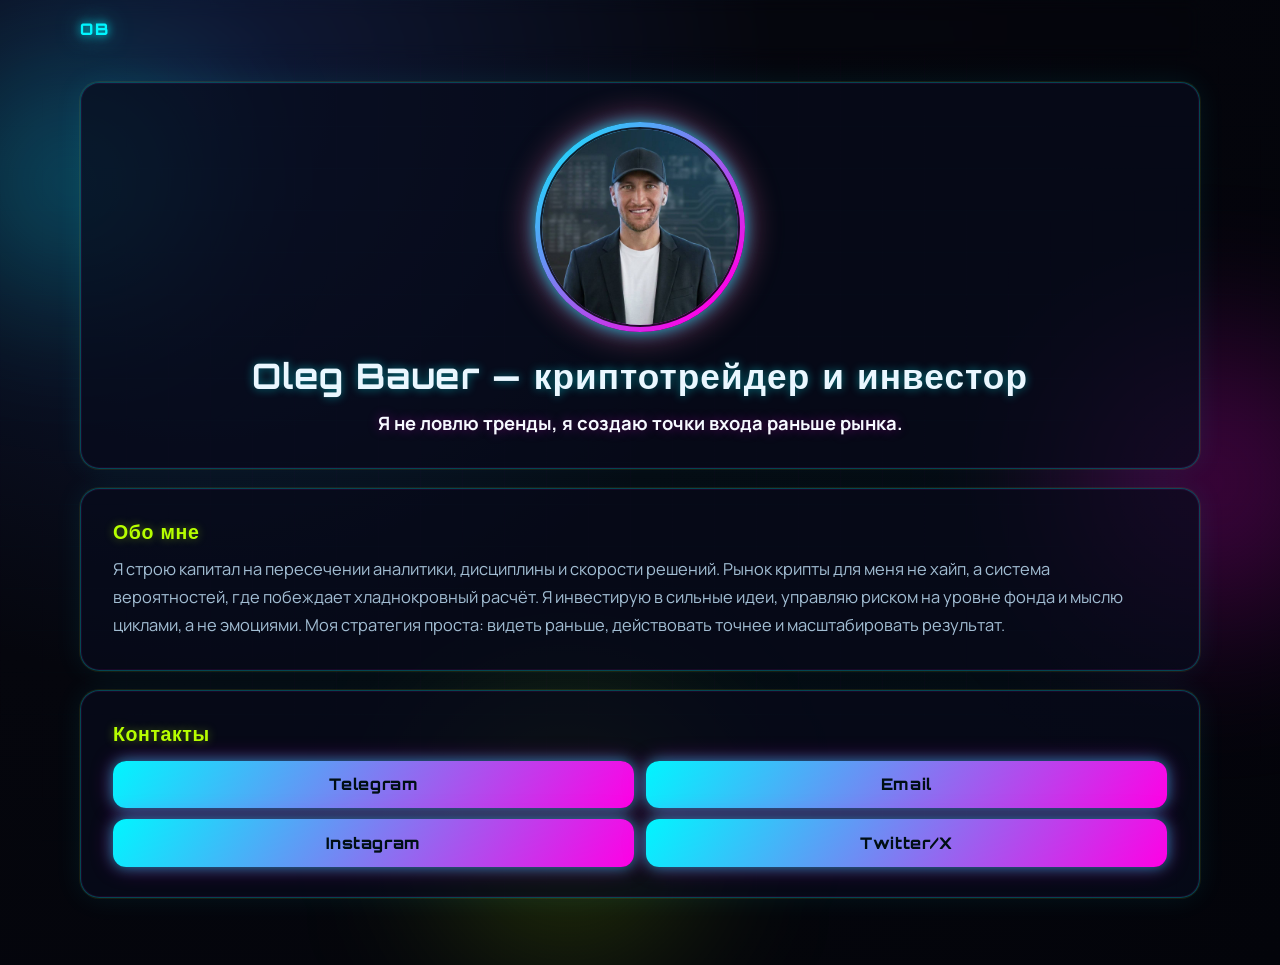
<file: index.html>
<!DOCTYPE html>
<html lang="ru">
<head>
  <meta charset="UTF-8">
  <meta name="viewport" content="width=device-width, initial-scale=1.0">
  <title>Oleg Bauer — криптотрейдер и инвестор</title>
  <meta name="description" content="Oleg Bauer — криптотрейдер и инвестор. Личный сайт-визитка в киберпанк-стиле.">
  <link rel="preconnect" href="https://fonts.googleapis.com">
  <link rel="preconnect" href="https://fonts.gstatic.com" crossorigin>
  <link href="https://fonts.googleapis.com/css2?family=Orbitron:wght@400;500;700;800&family=Manrope:wght@400;500;700&display=swap" rel="stylesheet">
  <link rel="stylesheet" href="styles.css">
</head>
<body>
  <div class="bg-grid"></div>
  <div class="bg-glow bg-glow-cyan"></div>
  <div class="bg-glow bg-glow-magenta"></div>
  <div class="bg-glow bg-glow-lime"></div>

  <header class="topbar">
    <a class="logo" href="#hero">OB</a>
  </header>

  <main>
    <section class="hero" id="hero">
      <div class="photo-wrap">
        <img src="oleg.jpg" alt="Oleg Bauer" class="photo">
      </div>
      <h1>Oleg Bauer — криптотрейдер и инвестор</h1>
      <p class="tagline">Я не ловлю тренды, я создаю точки входа раньше рынка.</p>
    </section>

    <section class="about" id="about">
      <h2>Обо мне</h2>
      <p>Я строю капитал на пересечении аналитики, дисциплины и скорости решений. Рынок крипты для меня не хайп, а система вероятностей, где побеждает хладнокровный расчёт. Я инвестирую в сильные идеи, управляю риском на уровне фонда и мыслю циклами, а не эмоциями. Моя стратегия проста: видеть раньше, действовать точнее и масштабировать результат.</p>
    </section>

    <section class="contacts" id="contacts">
      <h2>Контакты</h2>
      <div class="contact-grid">
        <a class="contact-btn" href="https://t.me/btcpayer" target="_blank" rel="noopener noreferrer">Telegram</a>
        <a class="contact-btn" href="mailto:btcpayer@icloud.com">Email</a>
        <a class="contact-btn" href="https://instagram.com/0xhodl" target="_blank" rel="noopener noreferrer">Instagram</a>
        <a class="contact-btn" href="https://x.com/bauer_oleg" target="_blank" rel="noopener noreferrer">Twitter/X</a>
      </div>
    </section>
  </main>
</body>
</html>
</file>
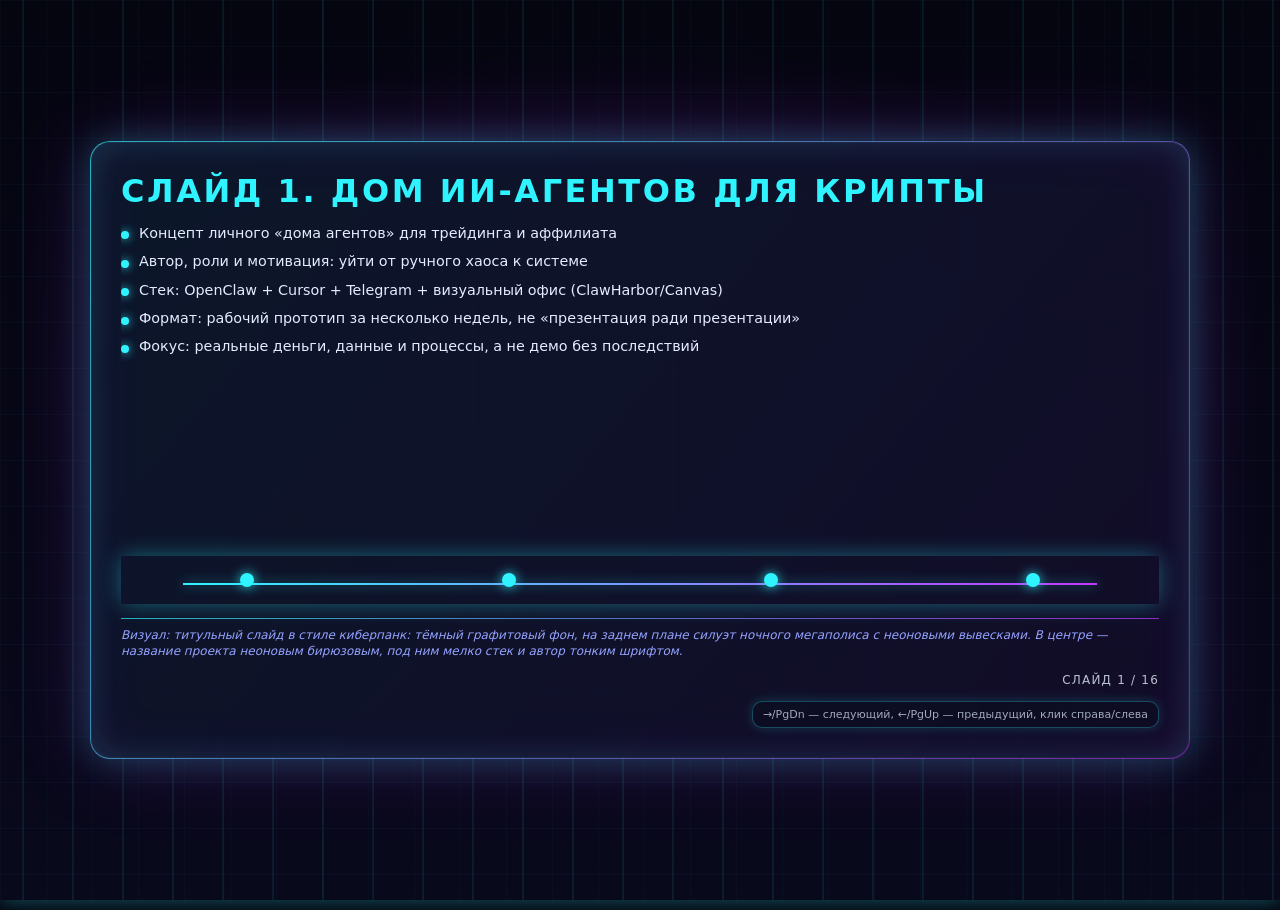
<file: deck.html>
﻿<!doctype html>
<html lang='ru'>
<head>
  <meta charset='UTF-8' />
  <meta name='viewport' content='width=device-width, initial-scale=1.0' />
  <title>Дом ИИ-агентов для криптотрейдинга и аффилиат-дохода</title>
  <style>
* { box-sizing: border-box; }
html, body { width: 100%; height: 100%; margin: 0; }
body {
  background:
    radial-gradient(68% 52% at 50% 42%, rgba(47, 244, 255, 0.09) 0%, rgba(194, 56, 255, 0.06) 36%, rgba(5, 5, 16, 0) 72%),
    linear-gradient(180deg, #050510 0%, #09091c 100%);
  color: #E5ECFF;
  font-family: system-ui, -apple-system, BlinkMacSystemFont, "Segoe UI", sans-serif;
  overflow: hidden;
}
#deck {
  position: relative;
  width: 100vw;
  height: 100vh;
  isolation: isolate;
}
#deck::before {
  content: "";
  position: absolute;
  inset: 0;
  background-image:
    linear-gradient(rgba(47, 244, 255, 0.12) 1px, transparent 1px),
    linear-gradient(90deg, rgba(47, 244, 255, 0.10) 1px, transparent 1px);
  background-size: 46px 46px;
  opacity: 0.26;
  pointer-events: none;
  z-index: 0;
  transition: transform .55s ease;
}
#deck::after {
  content: "";
  position: absolute;
  inset: 0;
  background: repeating-linear-gradient(90deg, transparent 0 22px, rgba(47, 244, 255, 0.08) 22px 24px, transparent 24px 50px);
  animation: rain 9s linear infinite;
  pointer-events: none;
  z-index: 0;
  transition: transform .55s ease;
}
#deck:hover::before { transform: translate3d(-6px, -4px, 0); }
#deck:hover::after { transform: translate3d(6px, 4px, 0); }
@keyframes rain { from { transform: translateY(-24px); } to { transform: translateY(24px); } }
@keyframes pulseGlow {
  0%, 100% { opacity: .9; box-shadow: 0 0 12px rgba(47,244,255,.26), 0 0 20px rgba(194,56,255,.12); }
  50% { opacity: 1; box-shadow: 0 0 18px rgba(47,244,255,.38), 0 0 30px rgba(194,56,255,.2); }
}
@keyframes fadeDown {
  from { opacity: 0; transform: translateY(-10px); }
  to { opacity: 1; transform: translateY(0); }
}
@keyframes fadeUp {
  from { opacity: 0; transform: translateY(10px); }
  to { opacity: 1; transform: translateY(0); }
}
@keyframes fadeInDelayed {
  from { opacity: 0; }
  to { opacity: 1; }
}
.slide {
  position: absolute;
  inset: 0;
  display: flex;
  align-items: center;
  justify-content: center;
  padding: 3vh 3vw;
  opacity: 0;
  pointer-events: none;
  transform: translateY(10px);
  transition: opacity .34s ease, transform .34s ease;
  z-index: 1;
}
.slide.active { opacity: 1; pointer-events: auto; transform: translateY(0); }
.slide-inner {
  width: min(1100px, 94vw);
  aspect-ratio: 16 / 9;
  max-height: 92vh;
  display: grid;
  grid-template-rows: auto 1fr auto auto auto auto;
  gap: 14px;
  padding: clamp(18px, 2.4vw, 30px);
  border-radius: 20px;
  border: 1px solid transparent;
  background:
    linear-gradient(rgba(10, 10, 30, 0.92), rgba(10, 10, 30, 0.92)) padding-box,
    linear-gradient(130deg, rgba(47,244,255,.72), rgba(194,56,255,.58)) border-box;
  box-shadow:
    inset 0 0 0 1px rgba(255,255,255,.04),
    inset 0 0 30px rgba(47,244,255,.12),
    inset 0 0 56px rgba(194,56,255,.08),
    0 0 36px rgba(47, 244, 255, 0.24),
    0 0 84px rgba(194, 56, 255, 0.2);
  overflow: hidden;
  transition: transform .35s ease, box-shadow .35s ease;
}
.slide-inner:hover {
  transform: translateY(-2px);
  box-shadow:
    inset 0 0 0 1px rgba(255,255,255,.04),
    inset 0 0 34px rgba(47,244,255,.14),
    inset 0 0 64px rgba(194,56,255,.1),
    0 0 42px rgba(47, 244, 255, 0.3),
    0 0 94px rgba(194, 56, 255, 0.24);
}
h1, h2 {
  margin: 0;
  text-transform: uppercase;
  letter-spacing: .08em;
  line-height: 1.2;
  font-size: clamp(28px, 2.6vw, 32px);
}
h1 { color: #2FF4FF; }
h2 { color: #C238FF; }
ul {
  margin: 0;
  padding: 0;
  list-style: none;
  display: grid;
  align-content: start;
  gap: 9px;
  overflow: auto;
}
li {
  position: relative;
  padding-left: 18px;
  line-height: 1.35;
  font-size: clamp(14px, 1.12vw, 19px);
}
li::before {
  content: "";
  position: absolute;
  left: 0;
  top: .52em;
  width: 8px;
  height: 8px;
  border-radius: 50%;
  background: #2FF4FF;
  box-shadow: 0 0 10px rgba(47,244,255,.9);
}
.visual-hint {
  font-size: clamp(12px, .9vw, 14px);
  color: #94A3FF;
  font-style: italic;
  border-top: 1px solid transparent;
  border-image: linear-gradient(90deg, rgba(47,244,255,.7), rgba(194,56,255,.7)) 1;
  padding-top: 8px;
  line-height: 1.35;
}
.slide-index {
  justify-self: end;
  font-size: 12px;
  letter-spacing: .1em;
  text-transform: uppercase;
  color: rgba(229,236,255,.8);
}
.nav-hint {
  justify-self: end;
  font-size: 11px;
  color: rgba(225, 235, 255, 0.7);
  padding: 6px 10px;
  border: 1px solid rgba(47,244,255,.28);
  border-radius: 10px;
  background: rgba(9, 14, 30, 0.45);
  box-shadow: 0 0 12px rgba(47,244,255,.18);
  backdrop-filter: blur(2px);
}
.diagram {
  border: 1px solid rgba(47, 244, 255, 0.3);
  border-radius: 14px;
  padding: 10px 12px;
  min-height: 64px;
  background: linear-gradient(160deg, rgba(17,18,45,.7), rgba(8,9,28,.75));
  display: grid;
  place-items: center;
  text-align: center;
  animation: pulseGlow 4.4s ease-in-out infinite;
}
.diagram em { font-size: 12px; color: rgba(229,236,255,.7); }
.grid-2x1 { display: grid; grid-template-columns: 1fr 1fr; gap: 10px; }
.grid-2x2 { display: grid; grid-template-columns: 1fr 1fr; gap: 10px; }
.agents-row { display: grid; grid-template-columns: repeat(4, 1fr); gap: 10px; }
.kpi-card {
  border: 1px solid rgba(255, 200, 87, 0.6);
  box-shadow: 0 0 17px rgba(255,200,87,.32);
  border-radius: 10px;
  background: rgba(255,200,87,.1);
  animation: pulseGlow 4.8s ease-in-out infinite;
}
.timeline {
  position: relative;
  display: grid;
  grid-template-columns: repeat(4, 1fr);
  gap: 10px;
}
.timeline::before {
  content: "";
  position: absolute;
  left: 6%;
  right: 6%;
  top: 50%;
  transform: translateY(-50%);
  height: 2px;
  background: linear-gradient(90deg, #2FF4FF, #C238FF);
  box-shadow: 0 0 12px rgba(47,244,255,.62);
  animation: pulseGlow 3.6s ease-in-out infinite;
}
.timeline .step {
  position: relative;
  z-index: 1;
  padding: 10px 8px;
  border-radius: 12px;
  border: 1px solid rgba(47,244,255,.45);
  background: rgba(12,20,42,.85);
  text-transform: uppercase;
  letter-spacing: .07em;
  font-size: 12px;
}
.timeline.timeline-steps { grid-template-columns: repeat(4, 1fr); min-height: 48px; }
.timeline.timeline-steps::before { top: 58%; }
.timeline.timeline-steps span {
  position: relative;
  z-index: 1;
  width: 14px;
  height: 14px;
  margin: auto;
  border-radius: 50%;
  background: #2FF4FF;
  box-shadow: 0 0 12px rgba(47,244,255,.85);
}
.neon-checklist {
  display: grid;
  gap: 8px;
  padding: 10px 12px;
  border: 1px solid rgba(47,244,255,.35);
  border-radius: 14px;
  background: rgba(8,18,40,.72);
}
.neon-checklist .item {
  display: grid;
  grid-template-columns: 14px 1fr;
  gap: 10px;
  align-items: center;
  text-transform: uppercase;
  letter-spacing: .08em;
  font-size: 12px;
}
.neon-checklist .dot {
  width: 10px;
  height: 10px;
  border-radius: 50%;
  border: 1px solid #2FF4FF;
  box-shadow: 0 0 8px rgba(47,244,255,.9);
}
.pipeline { grid-template-columns: repeat(7, minmax(0,1fr)); align-items: center; gap: 8px; }
.pipeline .node {
  min-height: 44px;
  border: 1px solid rgba(47,244,255,.5);
  border-radius: 10px;
  display: grid;
  place-items: center;
  background: rgba(14,28,56,.82);
  font-size: 12px;
  text-transform: uppercase;
}
.pipeline .arrow {
  height: 2px;
  background: linear-gradient(90deg, #2FF4FF, #C238FF);
  box-shadow: 0 0 8px rgba(47,244,255,.5);
}
.chaos {
  border-style: dashed;
  border-color: rgba(194,56,255,.7);
  box-shadow: inset 0 0 20px rgba(194,56,255,.22), 0 0 25px rgba(194,56,255,.16);
  background: repeating-linear-gradient(135deg, rgba(194,56,255,.18) 0 10px, rgba(15,8,30,.7) 10px 20px);
}
.home {
  border-color: rgba(47,244,255,.7);
  box-shadow: inset 0 0 20px rgba(47,244,255,.24), 0 0 25px rgba(47,244,255,.18);
  background: linear-gradient(180deg, rgba(14,35,64,.75), rgba(8,14,30,.75));
}
.glow-cyan {
  border-color: rgba(47,244,255,.65) !important;
  box-shadow: 0 0 21px rgba(47,244,255,.36);
}
.glow-purple {
  border-color: rgba(194,56,255,.65) !important;
  box-shadow: 0 0 21px rgba(194,56,255,.36);
}
.glow-yellow {
  border-color: rgba(255,200,87,.74) !important;
  box-shadow: 0 0 21px rgba(255,200,87,.39);
}
.glow-cyan.diagram, .glow-cyan.kpi-card { filter: drop-shadow(0 0 14px rgba(47,244,255,.30)); }
.glow-purple.diagram, .glow-purple.kpi-card { filter: drop-shadow(0 0 14px rgba(194,56,255,.30)); }
.glow-yellow.diagram, .glow-yellow.kpi-card { filter: drop-shadow(0 0 14px rgba(255,200,87,.32)); }
.slide.active h1,
.slide.active h2 { animation: fadeDown .42s ease both; }
.slide.active ul { animation: fadeUp .48s ease .08s both; }
.slide.active .visual-hint { animation: fadeInDelayed .42s ease .18s both; }
.slide.active .slide-index,
.slide.active .nav-hint { animation: fadeInDelayed .42s ease .24s both; }
@media (max-width: 980px) {
  .slide-inner {
    width: 96vw;
    max-height: 95vh;
    gap: 10px;
    box-shadow:
      inset 0 0 0 1px rgba(255,255,255,.03),
      inset 0 0 20px rgba(47,244,255,.08),
      0 0 24px rgba(47, 244, 255, 0.16),
      0 0 52px rgba(194, 56, 255, 0.12);
  }
  .agents-row { grid-template-columns: 1fr 1fr; }
  .grid-2x1, .grid-2x2 { grid-template-columns: 1fr; }
  .pipeline { grid-template-columns: 1fr; }
  .pipeline .arrow { height: 16px; width: 2px; justify-self: center; }
  .diagram, .kpi-card, .timeline::before { animation-duration: 2.8s; }
  .glow-cyan, .glow-purple, .glow-yellow { box-shadow: 0 0 14px rgba(47,244,255,.22); }
}
@media print {
  body {
    background: #050510 !important;
    -webkit-print-color-adjust: exact !important;
    print-color-adjust: exact !important;
  }
  
  #deck::before,
  #deck::after {
    display: none; /* убираем анимированные элементы */
  }
  
  .slide {
    position: relative !important;
    page-break-after: always;
    page-break-inside: avoid;
    display: block !important;
    opacity: 1 !important;
    pointer-events: auto !important;
    transform: none !important;
    height: 100vh;
    padding: 0;
    margin: 0;
  }
  
  .slide-inner {
    width: 100% !important;
    max-width: 100% !important;
    height: 100vh !important;
    max-height: 100vh !important;
    margin: 0 !important;
    box-shadow: none; /* убираем тени для чистоты PDF */
  }
}
@media (prefers-reduced-motion: reduce) {
  * { animation: none !important; transition: none !important; }
}
  </style>
</head>
<body>
  <div id='deck'>
    <section class="slide glow-cyan" data-index="1">
      <div class="slide-inner">
        <h1>Слайд 1. Дом ИИ‑агентов для крипты</h1>
        <ul>
          <li>Концепт личного &#171;дома агентов&#187; для трейдинга и аффилиата</li>
          <li>Автор, роли и мотивация: уйти от ручного хаоса к системе</li>
          <li>Стек: OpenClaw + Cursor + Telegram + визуальный офис (ClawHarbor/Canvas)</li>
          <li>Формат: рабочий прототип за несколько недель, не &#171;презентация ради презентации&#187;</li>
          <li>Фокус: реальные деньги, данные и процессы, а не демо без последствий</li>
        </ul>
        <div class='timeline timeline-steps glow-cyan'><span></span><span></span><span></span><span></span></div>
        <div class="visual-hint">Визуал: титульный слайд в стиле киберпанк: тёмный графитовый фон, на заднем плане силуэт ночного мегаполиса с неоновыми вывесками. В центре — название проекта неоновым бирюзовым, под ним мелко стек и автор тонким шрифтом.</div>
        <!-- IMAGE_PROMPT: Cinematic wide shot of a night cyberpunk megacity, a towering smart skyscraper symbolizing an AI agents house, neon cyan and purple accents, holographic interfaces, dense digital rain, volumetric fog, high detail, ultra crisp, 16:9 -->
        <div class="slide-index">Слайд 1 / 16</div>
        <div class="nav-hint">→/PgDn — следующий, ←/PgUp — предыдущий, клик справа/слева</div>
      </div>
    </section>
    <section class="slide glow-purple" data-index="2">
      <div class="slide-inner">
        <h2>Слайд 2. От хаотичного фриланса к агент‑дому</h2>
        <ul>
          <li>Сейчас: ручной трейдинг, спонтанные аффилиат‑запуски, разрозненные чаты</li>
          <li>Проблема: нет единого центра правды по сделкам, трафику и задачам</li>
          <li>Риски: эмоциональные решения, просроченные сигналы, забытые интеграции</li>
          <li>Идея: собрать всё в один &#171;дом&#187; из ИИ‑агентов, связанных с реальными API</li>
          <li>Результат: предсказуемый рабочий день и масштабируемый аффилиат‑доход</li>
        </ul>
        <div class='grid-2x1'><div class='diagram chaos glow-purple'><strong>Хаос</strong><em>Чаты, сигналы, таблички</em></div><div class='diagram home glow-cyan'><strong>Дом</strong><em>Комнаты, роли, процессы</em></div></div>
        <div class="visual-hint">Визуал: слева — &#171;облако хаоса&#187; из полупрозрачных глитч‑окон (чаты, биржа, таблички) с розово‑фиолетовым шумом. Справа — киберпанк‑дом: прямоугольный небоскрёб с подсвеченными неоном этажами‑комнатами.</div>
        <!-- IMAGE_PROMPT: Split-scene cyberpunk composition: left side chaotic glitch windows with chats, exchange screens, spreadsheets; right side ordered agent-house skyscraper with lit room floors; bright arrow from chaos to house, intense neon cyan and magenta, high detail, 16:9 -->
        <div class="slide-index">Слайд 2 / 16</div>
        <div class="nav-hint">→/PgDn — следующий, ←/PgUp — предыдущий, клик справа/слева</div>
      </div>
    </section>
    <section class="slide glow-yellow" data-index="3">
      <div class="slide-inner">
        <h2>Слайд 3. Маршрут: от фундамента к масштабу</h2>
        <ul>
          <li>Этап 1: технический фундамент — сервер, OpenClaw, связка с Telegram</li>
          <li>Этап 2: виртуальный дом — визуальные комнаты и NPC‑агенты в офисе</li>
          <li>Этап 3: первый рабочий кейс (MVP) по трейдингу/аффилиату/гибриду</li>
          <li>Этап 4: автоматизация, дашборды и превращение кейса в продукт/курс</li>
          <li>Цель маршрута: перейти от экспериментов к повторяемой системе дохода</li>
        </ul>
        <div class='timeline glow-cyan'><div class='step'>Фундамент</div><div class='step'>Дом</div><div class='step'>MVP</div><div class='step'>Масштаб</div></div>
        <div class="visual-hint">Визуал: горизонтальная неоновая лестница‑таймлайн из 4 ступеней, парящих над тёмным &#171;цифровым полом&#187; (сеточная решётка). Каждая ступень подсвечена бирюзовым с фиолетовым обводом и имеет короткий ярлык (&#171;Фундамент&#187;, &#171;Дом&#187;, &#171;MVP&#187;, &#171;Масштаб&#187;) и маленькую иконку.</div>
        <!-- IMAGE_PROMPT: Cyberpunk progress staircase of four glowing neon steps labeled Foundation, House, MVP, Scale, silhouette of a freelancer at bottom, silhouette of owner at top, dark digital grid floor, dramatic perspective, high detail, 16:9 -->
        <div class="slide-index">Слайд 3 / 16</div>
        <div class="nav-hint">→/PgDn — следующий, ←/PgUp — предыдущий, клик справа/слева</div>
      </div>
    </section>
    <section class="slide glow-cyan" data-index="4">
      <div class="slide-inner">
        <h2>Слайд 4. Этап 1: фундамент за 1–3 дня</h2>
        <ul>
          <li>Поднять небольшой сервер/VPS под OpenClaw и агенты (Linux, Git, Docker по мере необходимости)</li>
          <li>Развернуть OpenClaw, базовую конфигурацию, подключить первый workspace/канву</li>
          <li>Настроить связку с Cursor: рабочий репозиторий, CICD по минимуму, структура skills</li>
          <li>Интегрировать Telegram‑бота: команды для запуска/стопа агентов и уведомления</li>
          <li>Зафиксировать инструкции: как перезапускать дом, где лежат ключи и конфиги</li>
        </ul>
        <div class='neon-checklist glow-cyan'><div class='item'><span class='dot'></span><span>VPS + Linux</span></div><div class='item'><span class='dot'></span><span>OpenClaw</span></div><div class='item'><span class='dot'></span><span>Cursor + skills</span></div><div class='item'><span class='dot'></span><span>Telegram bot</span></div></div>
        <div class="visual-hint">Визуал: вертикальный киберпанк‑чеклист в виде голографической панели, парящей над тёмным фоном. Каждый пункт — неоновая строка с круглым индикатором статуса (контур бирюзовый, заливка по мере выполнения).</div>
        <div class="slide-index">Слайд 4 / 16</div>
        <div class="nav-hint">→/PgDn — следующий, ←/PgUp — предыдущий, клик справа/слева</div>
      </div>
    </section>
    <section class="slide glow-purple" data-index="5">
      <div class="slide-inner">
        <h2>Слайд 5. Архитектура: человек ↔ Cursor ↔ OpenClaw ↔ Telegram</h2>
        <ul>
          <li>Я формулирую цели и ограничения, управляю кодом через Cursor</li>
          <li>Cursor генерирует и обновляет код агентов, skills и интеграций</li>
          <li>Сервер с OpenClaw оркестрирует агентов, хранит состояние и логику</li>
          <li>Telegram выступает интерфейсом: команды, алерты, статус агентов</li>
          <li>Данные и сигналы ходят по понятным маршрутам, а не через &#171;память в голове&#187;</li>
        </ul>
        <div class='diagram pipeline glow-cyan'><div class='node'>Я</div><div class='arrow'></div><div class='node'>Cursor</div><div class='arrow'></div><div class='node'>OpenClaw</div><div class='arrow'></div><div class='node'>Telegram</div></div>
        <div class="visual-hint">Визуал: блок‑схема слева направо в виде кибернетического контура. Прямоугольники‑модули: `Я` → `Cursor` → `OpenClaw сервер` → `Telegram`, каждый — как неоновая карточка с лёгким свечением.</div>
        <div class="slide-index">Слайд 5 / 16</div>
        <div class="nav-hint">→/PgDn — следующий, ←/PgUp — предыдущий, клик справа/слева</div>
      </div>
    </section>
    <section class="slide glow-yellow" data-index="6">
      <div class="slide-inner">
        <h2>Слайд 6. Этап 2: виртуальный офис агентов</h2>
        <ul>
          <li>Поверх OpenClaw разворачиваю визуальный офис (Canvas/ClawHarbor) как &#171;дом&#187;</li>
          <li>Комнаты соответствуют ключевым потокам: трейдинг, ресёрч, контент, ops</li>
          <li>Каждый агент — NPC‑персонаж с ролью, иконкой и набором доступных инструментов</li>
          <li>Пространство помогает видеть связи: кто с кем обменивается сигналами и задачами</li>
          <li>Визуальный дом становится единой картой моих крипто‑ и аффилиат‑процессов</li>
        </ul>
        <div class='grid-2x2'><div class='diagram glow-cyan'>Trading</div><div class='diagram glow-purple'>Research</div><div class='diagram glow-purple'>Content</div><div class='diagram glow-yellow'>Ops</div></div>
        <div class="visual-hint">Визуал: изометрический вид киберпанк‑дома‑офиса: высокий кубический небоскрёб, у которого виден один &#171;этаж‑срез&#187;, разделённый на 4 неоновых комнаты (Trading, Research, Content, Ops). Каждая комната подсвечена своим оттенком (бирюзовый/фиолетовый/сине‑фиолетовый/жёлтый), внутри — маленький голографический силуэт агента.</div>
        <!-- IMAGE_PROMPT: Isometric cyberpunk office skyscraper, one exposed floor divided into four rooms: Trading, Research, Content, Ops, holographic AI agents inside each room, neon cyan/purple/yellow lighting, night city backdrop, high detail, 16:9 -->
        <div class="slide-index">Слайд 6 / 16</div>
        <div class="nav-hint">→/PgDn — следующий, ←/PgUp — предыдущий, клик справа/слева</div>
      </div>
    </section>
    <section class="slide glow-cyan" data-index="7">
      <div class="slide-inner">
        <h2>Слайд 7. Карта комнат: Trading / Research / Content / Ops</h2>
        <ul>
          <li>Trading: агенты‑стратегии, работающие с биржей и сигналами (иконка свечной график)</li>
          <li class="kpi-card glow-yellow">Research: агенты‑аналитики, обрабатывающие новости, ончейн и метрики (иконка лупа)</li>
          <li>Content: агенты‑копирайтеры/редакторы для Telegram/X и лендингов (иконка перо/соцсети)</li>
          <li>Ops: агенты‑операционисты для задач, алертов, отчётов и чек‑листов (иконка щит/папка)</li>
          <li>Между комнатами заранее продуманы потоки: сигналы → ресёрч → контент → ops</li>
        </ul>
        <div class='grid-2x2'><div class='diagram glow-cyan'>Trading</div><div class='diagram glow-purple'>Research</div><div class='diagram glow-purple'>Content</div><div class='diagram glow-yellow'>Ops</div></div>
        <div class="visual-hint">Визуал: псевдо‑таблица 2&#215;2 как сетка из голографических панелей. В каждой ячейке — неоновая иконка комнаты (свечной график, лупа, перо, щит) и короткая подпись.</div>
        <div class="slide-index">Слайд 7 / 16</div>
        <div class="nav-hint">→/PgDn — следующий, ←/PgUp — предыдущий, клик справа/слева</div>
      </div>
    </section>
    <section class="slide glow-purple" data-index="8">
      <div class="slide-inner">
        <h2>Слайд 8. Первые NPC‑агенты и их роли</h2>
        <ul>
          <li>Trader‑Bot: следит за сигналами и лимитами, формирует заявки, не имеет доступа к выводу средств</li>
          <li>Research‑Scout: собирает и резюмирует новости/потоки данных по выбранным токенам и нишам</li>
          <li>Content‑Scribe: превращает результаты трейда и ресёрча в посты, треды и простые лендинги</li>
          <li>Ops‑Guardian: следит за кроном, алертами, статусами агентов и ведёт журнал инцидентов</li>
          <li>У каждого агента есть чёткие границы: что он может, а что принципиально запрещено</li>
        </ul>
        <div class='agents-row'><div class='diagram glow-cyan'>Trader-Bot</div><div class='diagram glow-purple'>Research-Scout</div><div class='diagram glow-yellow'>Content-Scribe</div><div class='diagram glow-purple'>Ops-Guardian</div></div>
        <div class="visual-hint">Визуал: четыре карточки‑портрета NPC по углам слайда, каждая как киберпанковый профиль: тёмный фон, неоновый контур, стилизованный аватар (маска трейдера, аналитика, писателя, оператора) и подписи ролей. В центре — круг &#171;Дом агентов&#187; в виде небольшого голографического ядра, от него исходят светящиеся линии к карточкам.</div>
        <div class="slide-index">Слайд 8 / 16</div>
        <div class="nav-hint">→/PgDn — следующий, ←/PgUp — предыдущий, клик справа/слева</div>
      </div>
    </section>
    <section class="slide glow-yellow" data-index="9">
      <div class="slide-inner">
        <h2>Слайд 9. Этап 3: выбор первого MVP</h2>
        <ul>
          <li>Возможные линии:</li>
          <li>Для старта выбираю одну основную линию (например, гибрид &#171;трейд → контент → аффилиат&#187;)</li>
          <li class="kpi-card glow-yellow">Критерии выбора: скорость запуска, доступность данных, понятная метрика успеха</li>
        </ul>
        <div class='diagram pipeline glow-cyan'><div class='node'>Дом</div><div class='arrow'></div><div class='node'>Трейд</div><div class='arrow'></div><div class='node'>Контент</div><div class='arrow'></div><div class='node'>Аффилиат</div></div>
        <div class="visual-hint">Визуал: диаграмма‑&#171;вилка&#187; из трёх неоновых трасс, расходящихся от одной точки &#171;Дом агентов&#187;. Концы трасс — кружки‑чипы &#171;Трейдер&#187;, &#171;Аффилиат&#187;, &#171;Гибрид&#187;.</div>
        <div class="slide-index">Слайд 9 / 16</div>
        <div class="nav-hint">→/PgDn — следующий, ←/PgUp — предыдущий, клик справа/слева</div>
      </div>
    </section>
    <section class="slide glow-cyan" data-index="10">
      <div class="slide-inner">
        <h2>Слайд 10. Инструменты: биржа, данные, мессенджеры</h2>
        <ul>
          <li>Подключение биржи по API: ключи с ограничениями, только торговля/чтение, без вывода</li>
          <li class="kpi-card glow-yellow">Источники данных: ценовые фиды, ончейн‑метрики, RSS/новости, аффилиат‑статистики</li>
          <li>Telegram: бот для команд, уведомлений, быстрых текстовых запросов к агентам</li>
          <li>X/Twitter и лендинги: каналы публикации контента и отслеживания кликов/регистраций</li>
          <li>Логика подключения оформлена как skills и коннекторы, переиспользуемые агентами</li>
        </ul>
        <div class='diagram pipeline glow-cyan'><div class='node'>API</div><div class='arrow'></div><div class='node'>Данные</div><div class='arrow'></div><div class='node'>Telegram</div><div class='arrow'></div><div class='node'>X/Лендинги</div></div>
        <div class="visual-hint">Визуал: центральный неоновый шестиугольник &#171;Агенты OpenClaw&#187;, вокруг которого парят голографические блоки &#171;Биржа/API&#187;, &#171;Данные&#187;, &#171;Telegram&#187;, &#171;X/лендинги&#187;. Все блоки соединены бирюзовыми линиями‑каналами, напоминающими плату‑motherboard.</div>
        <!-- IMAGE_PROMPT: Futuristic techno hub scene: central hexagonal core labeled OpenClaw Agents, surrounding modules Exchange/API, Data, Telegram, X/Landing pages, all connected by luminous motherboard-like traces, neon cyberpunk style, high detail, 16:9 -->
        <div class="slide-index">Слайд 10 / 16</div>
        <div class="nav-hint">→/PgDn — следующий, ←/PgUp — предыдущий, клик справа/слева</div>
      </div>
    </section>
    <section class="slide glow-purple" data-index="11">
      <div class="slide-inner">
        <h2>Слайд 11. Поток логики: от описания к skills</h2>
        <ul>
          <li class="kpi-card glow-yellow">Владелец дома описывает задачу на человеческом языке (MVP, ограничения, KPI)</li>
          <li>В Cursor эта спецификация превращается в код агентов и отдельные skills</li>
          <li>Код деплоится на сервер, регистрируется в OpenClaw и привязывается к NPC‑ролям</li>
          <li>OpenClaw запускает агентов и оркестрирует их взаимодействие с внешними API</li>
          <li>Цикл: фидбек от реальных данных → правки в Cursor → обновлённые skills в проде</li>
        </ul>
        <div class='diagram pipeline glow-purple'><div class='node glow-yellow'>Описание</div><div class='arrow'></div><div class='node'>Cursor</div><div class='arrow'></div><div class='node'>Skills</div><div class='arrow'></div><div class='node glow-yellow'>Агенты</div></div>
        <div class="visual-hint">Визуал: вертикальный pipeline‑диаграмма в виде дорожки на микросхеме: `Описание` → `Cursor / Код` → `Skills в OpenClaw` → `Запущенные агенты` → `Фидбек`. Каждый этап — голографический прямоугольник с неоновым контуром, между этапами — световые стрелки.</div>
        <div class="slide-index">Слайд 11 / 16</div>
        <div class="nav-hint">→/PgDn — следующий, ←/PgUp — предыдущий, клик справа/слева</div>
      </div>
    </section>
    <section class="slide glow-yellow" data-index="12">
      <div class="slide-inner">
        <h2>Слайд 12. Риски, лимиты и метрики успеха</h2>
        <ul>
          <li>Финансовые риски: жёсткие лимиты на объёмы и риски, запрет агентов на вывод средств</li>
          <li>Технические риски: падения API, лаги, баги в логике — алерты и fallback‑режимы</li>
          <li>Операционные риски: забытые эксперименты, неотслеженные изменения конфигов</li>
          <li class="kpi-card glow-yellow">Метрики трейдинга (пример): P&amp;L днём/неделей, просадка, доля от плана (примерные графики)</li>
          <li class="kpi-card glow-yellow">Метрики аффилиата (пример): клики, регистрации, конверсия, LTV по источникам (примерные KPI)</li>
        </ul>
        <div class='agents-row'><div class='kpi-card glow-purple'>Риски</div><div class='kpi-card glow-yellow'>P&L</div><div class='kpi-card glow-yellow'>Клики</div><div class='kpi-card glow-cyan'>LTV</div></div>
        <div class="visual-hint">Визуал: левая часть — список рисков в виде красновато‑фиолетовых треугольников‑иконок поверх тёмного киберпанк‑фона. Правая часть — две голографические KPI‑карточки: одна с бар‑чартом P&amp;L, другая с чартом кликов/регистраций.</div>
        <!-- IMAGE_PROMPT: Cyberpunk risk-and-metrics dashboard scene: left side red-violet triangular risk warnings, right side two KPI holographic cards with P&L bar chart and clicks/registrations graph in warm yellow neon, dark high-tech background, high detail, 16:9 -->
        <div class="slide-index">Слайд 12 / 16</div>
        <div class="nav-hint">→/PgDn — следующий, ←/PgUp — предыдущий, клик справа/слева</div>
      </div>
    </section>
    <section class="slide glow-cyan" data-index="13">
      <div class="slide-inner">
        <h2>Слайд 13. Этап 4: автоматизация и привычки дома</h2>
        <ul>
          <li>Ввод cron‑задач: периодический ресёрч, обновление сигналов, отчёты по расписанию</li>
          <li>Настройка ежедневных/еженедельных рутин: утренний обзор, чек‑лист рисков, review сделок</li>
          <li>Визуальный quest‑лог: список квестов и задач по улучшению дома и агентов</li>
          <li>Каждой задаче привязан ответственный агент и владелец‑человек</li>
          <li>Цель: дом живёт даже в дни, когда я занят, и копит улучшения по шагам</li>
        </ul>
        <div class='grid-2x1'><div class='diagram glow-cyan'>Сегодня</div><div class='diagram glow-purple'>Неделя / Бэклог</div></div>
        <div class="visual-hint">Визуал: диаграмма в виде неоновой доски квестов, похожей на AR‑интерфейс: три колонки &#171;Сегодня&#187;, &#171;На неделю&#187;, &#171;Бэклог&#187;. Каждая карточка полупрозрачная, с маленькой иконкой агента и киберпанковыми рамками.</div>
        <div class="slide-index">Слайд 13 / 16</div>
        <div class="nav-hint">→/PgDn — следующий, ←/PgUp — предыдущий, клик справа/слева</div>
      </div>
    </section>
    <section class="slide glow-purple" data-index="14">
      <div class="slide-inner">
        <h2>Слайд 14. Панель владельца: один взгляд на дом</h2>
        <ul>
          <li class="kpi-card glow-yellow">Главный экран: агрегированный P&amp;L по трейдингу и аффилиату (без деталей сделок)</li>
          <li>Статус агентов: кто онлайн, кто в паузе, у кого есть алерты или ошибки</li>
          <li>Поток задач: текущие квесты, дедлайны и выполненные улучшения по дому</li>
          <li>Краткий риск‑профиль: использованные лимиты, текущая загрузка по API/квотам</li>
          <li>Панель доступна из браузера и Telegram (команды для быстрых запросов статуса)</li>
        </ul>
        <div class='grid-2x1'><div class='kpi-card glow-yellow'>P&L</div><div class='diagram glow-cyan'>Статусы агентов</div></div>
        <div class="visual-hint">Визуал: киберпанк‑дашборд 16:9 в стиле &#171;кабина пилота&#187; над ночным городом. Верхний левый — большая неоновая KPI‑карточка &#171;P&amp;L&#187; с жёлтым свечением.</div>
        <!-- IMAGE_PROMPT: Pilot-cockpit style cyberpunk dashboard above a night city, large glowing P&L module, agent status list panel, flowing task feed ribbon, HUD-like interface lines, neon cyan and purple with yellow KPI accents, high detail, 16:9 -->
        <div class="slide-index">Слайд 14 / 16</div>
        <div class="nav-hint">→/PgDn — следующий, ←/PgUp — предыдущий, клик справа/слева</div>
      </div>
    </section>
    <section class="slide glow-yellow" data-index="15">
      <div class="slide-inner">
        <h2>Слайд 15. Из личного дома в продукт и курс</h2>
        <ul>
          <li class="kpi-card glow-yellow">Первый кейс: документирую путь от нуля до работающего дома агентов с реальными метриками</li>
          <li>Формат: открытый кейс, воркшопы или мини‑курс для разработчиков и крипто‑энтузиастов</li>
          <li>Монетизация: сопровождение по внедрению, готовые шаблоны агентов, платный доступ к конфигам</li>
          <li class="kpi-card glow-yellow">Сообщество: пространство для обмена сетапами комнат, NPC и метрик</li>
          <li>Цель: превратить дом не только в личный инструмент, но и в линию бизнеса</li>
        </ul>
        <div class='grid-2x1'><div class='diagram glow-cyan'>Дом</div><div class='agents-row'><div class='diagram glow-purple'>Кейс</div><div class='diagram glow-cyan'>Продукт</div><div class='diagram glow-yellow'>Курс</div><div class='diagram glow-purple'>Сообщество</div></div></div>
        <div class="visual-hint">Визуал: слева — иконка &#171;Дом агентов&#187; как киберпанк‑башня с неоновыми окнами, в основании которой светятся логотипы OpenClaw/Cursor/Telegram. Справа — три голографические плитки &#171;Кейс&#187;, &#171;Продукт&#187;, &#171;Курс&#187; с тонкими бирюзовыми стрелками от дома.</div>
        <div class="slide-index">Слайд 15 / 16</div>
        <div class="nav-hint">→/PgDn — следующий, ←/PgUp — предыдущий, клик справа/слева</div>
      </div>
    </section>
    <section class="slide glow-cyan" data-index="16">
      <div class="slide-inner">
        <h2>Слайд 16. Заключение: кого ищу в дом агентов</h2>
        <ul>
          <li>Нужны партнёры‑трейдеры: готовые делиться стратегиями и рамками риск‑менеджмента</li>
          <li>Нужны разработчики/ML‑инженеры: расширять skills, коннекторы и надёжность системы</li>
          <li>Нужны маркетинг/контент‑партнёры: упаковать кейс в продукт и запустить аффилиат‑воронки</li>
          <li>Возможный формат: пилотная группа 3–5 человек с общим бэклогом и ревшар‑моделью</li>
          <li>Следующий шаг: созвон/чат, согласование MVP‑линии и короткий план на 2–4 недели</li>
        </ul>
        <div class='agents-row'><div class='diagram glow-cyan'>Трейдер</div><div class='diagram glow-purple'>Разработчик</div><div class='diagram glow-yellow'>Маркетинг</div><div class='diagram glow-cyan'>Пилот 3–5</div></div>
        <div class="visual-hint">Визуал: три вертикальные колонки с неоновыми силуэтами ролей: &#171;Трейдер&#187; (свечные графики на фоне), &#171;Разработчик&#187; (код и чипы), &#171;Маркетинг/Контент&#187; (иконки соцсетей). Внизу — крупная голографическая кнопка &#171;Присоединиться к дому&#187; с бирюзовым контуром и мягким фиолетовым свечением.</div>
        <div class="slide-index">Слайд 16 / 16</div>
        <div class="nav-hint">→/PgDn — следующий, ←/PgUp — предыдущий, клик справа/слева</div>
      </div>
    </section>
  </div>
  <script>
    const slides = Array.from(document.querySelectorAll('.slide'));
    let currentIndex = 0;

    function showSlide(index) {
      if (index < 0 || index >= slides.length) return;
      slides.forEach((slide) => slide.classList.remove('active'));
      slides[index].classList.add('active');
      currentIndex = index;
    }

    function nextSlide() {
      if (currentIndex < slides.length - 1) showSlide(currentIndex + 1);
    }

    function prevSlide() {
      if (currentIndex > 0) showSlide(currentIndex - 1);
    }

    window.addEventListener('keydown', (event) => {
      if (event.key === 'ArrowRight' || event.key === 'PageDown') {
        event.preventDefault();
        nextSlide();
      }
      if (event.key === 'ArrowLeft' || event.key === 'PageUp') {
        event.preventDefault();
        prevSlide();
      }
    });

    window.addEventListener('click', (event) => {
      if (event.clientX > window.innerWidth / 2) {
        nextSlide();
      } else {
        prevSlide();
      }
    });

    showSlide(0);
  </script>
</body>
</html>
</file>
<file: styles.css>
:root {
  --bg: #05060d;
  --bg-soft: #0b0f1d;
  --text: #eaf7ff;
  --muted: #a2bdd3;
  --cyan: #00f6ff;
  --magenta: #ff00e5;
  --lime: #b7ff00;
  --yellow: #ffe600;
  --panel: rgba(8, 12, 28, 0.72);
}

* {
  box-sizing: border-box;
}

html {
  scroll-behavior: smooth;
}

body {
  margin: 0;
  min-height: 100vh;
  font-family: "Manrope", sans-serif;
  background: radial-gradient(circle at 15% 10%, #101a39 0%, var(--bg) 42%, #03040a 100%);
  color: var(--text);
  overflow-x: hidden;
  position: relative;
}

.bg-grid {
  position: fixed;
  inset: 0;
  background-image:
    linear-gradient(rgba(0, 246, 255, 0.1) 1px, transparent 1px),
    linear-gradient(90deg, rgba(255, 0, 229, 0.08) 1px, transparent 1px);
  background-size: 42px 42px;
  mask-image: radial-gradient(circle at center, black 50%, transparent 100%);
  opacity: 0.22;
  pointer-events: none;
  z-index: -3;
}

.bg-glow {
  position: fixed;
  border-radius: 50%;
  filter: blur(80px);
  pointer-events: none;
  z-index: -2;
}

.bg-glow-cyan {
  width: 220px;
  height: 220px;
  background: rgba(0, 246, 255, 0.28);
  top: 8%;
  left: -40px;
}

.bg-glow-magenta {
  width: 280px;
  height: 280px;
  background: rgba(255, 0, 229, 0.24);
  right: -70px;
  top: 38%;
}

.bg-glow-lime {
  width: 240px;
  height: 240px;
  background: rgba(183, 255, 0, 0.2);
  left: 35%;
  bottom: -60px;
}

.topbar {
  width: min(1120px, 100% - 2rem);
  margin: 0 auto;
  padding: 1rem 0;
  display: flex;
  justify-content: flex-start;
  align-items: center;
  position: sticky;
  top: 0;
  z-index: 10;
  backdrop-filter: blur(8px);
}

.logo {
  text-decoration: none;
  font-family: "Orbitron", sans-serif;
  color: var(--cyan);
  font-weight: 800;
  letter-spacing: 0.12em;
  text-shadow: 0 0 10px rgba(0, 246, 255, 0.9), 0 0 24px rgba(0, 246, 255, 0.6);
}

main {
  width: min(1120px, 100% - 2rem);
  margin: 0 auto;
  padding: 1.5rem 0 3rem;
}

section {
  border: 1px solid rgba(0, 246, 255, 0.25);
  background: var(--panel);
  border-radius: 1.2rem;
  padding: 1.2rem;
  margin-bottom: 1.1rem;
  box-shadow: inset 0 0 0 1px rgba(255, 0, 229, 0.08), 0 0 0 1px rgba(255, 230, 0, 0.08), 0 0 28px rgba(0, 246, 255, 0.08);
}

.hero {
  text-align: center;
  padding-top: 1.6rem;
}

.photo-wrap {
  width: 180px;
  height: 180px;
  margin: 0 auto 1rem;
  border-radius: 50%;
  padding: 5px;
  background: linear-gradient(135deg, var(--cyan), var(--magenta), var(--lime), var(--yellow));
  background-size: 260% 260%;
  animation: flow 8s linear infinite;
  box-shadow: 0 0 16px rgba(0, 246, 255, 0.75), 0 0 34px rgba(255, 0, 229, 0.45), 0 0 42px rgba(183, 255, 0, 0.24);
  transition: transform 0.35s ease, box-shadow 0.35s ease;
}

.photo {
  width: 100%;
  height: 100%;
  display: block;
  border-radius: 50%;
  object-fit: cover;
  border: 2px solid rgba(5, 6, 13, 0.85);
  transition: transform 0.35s ease;
}

.photo-wrap:hover {
  transform: scale(1.03);
  box-shadow: 0 0 20px rgba(0, 246, 255, 0.95), 0 0 44px rgba(255, 0, 229, 0.68), 0 0 52px rgba(183, 255, 0, 0.42);
}

.photo-wrap:hover .photo {
  transform: scale(1.03);
}

h1,
h2 {
  margin: 0 0 0.7rem;
  font-family: "Orbitron", sans-serif;
  letter-spacing: 0.03em;
}

h1 {
  font-size: 1.32rem;
  line-height: 1.35;
  text-shadow: 0 0 10px rgba(0, 246, 255, 0.45);
}

h2 {
  font-size: 1.05rem;
  color: var(--lime);
  text-shadow: 0 0 10px rgba(183, 255, 0, 0.4);
}

p {
  margin: 0;
  color: var(--muted);
  line-height: 1.7;
  font-size: 0.96rem;
}

.tagline {
  color: #f6f9ff;
  font-weight: 700;
  margin-top: 0.25rem;
  line-height: 1.45;
  text-shadow: 0 0 12px rgba(255, 0, 229, 0.35);
}

.contact-grid {
  margin-top: 0.9rem;
  display: grid;
  grid-template-columns: 1fr;
  gap: 0.72rem;
}

.contact-btn {
  text-decoration: none;
  text-align: center;
  color: #000f15;
  font-weight: 800;
  font-family: "Orbitron", sans-serif;
  letter-spacing: 0.04em;
  border-radius: 0.82rem;
  padding: 0.85rem 0.9rem;
  background: linear-gradient(125deg, var(--cyan), var(--magenta), var(--lime), var(--yellow));
  background-size: 300% 300%;
  animation: flow 6.5s linear infinite;
  box-shadow: 0 0 14px rgba(0, 246, 255, 0.55), 0 0 22px rgba(255, 0, 229, 0.36);
  transition: transform 0.25s ease, box-shadow 0.25s ease;
}

.contact-btn:hover {
  transform: scale(1.03);
  box-shadow: 0 0 20px rgba(0, 246, 255, 0.8), 0 0 36px rgba(255, 0, 229, 0.58), 0 0 48px rgba(183, 255, 0, 0.4);
}

@keyframes flow {
  0% {
    background-position: 0% 50%;
  }
  50% {
    background-position: 100% 50%;
  }
  100% {
    background-position: 0% 50%;
  }
}

@media (min-width: 700px) {
  .topbar {
    width: min(1120px, 100% - 3rem);
    padding: 1.2rem 0;
  }

  main {
    width: min(1120px, 100% - 3rem);
  }

  section {
    padding: 1.6rem;
  }

  .hero {
    padding-top: 2.1rem;
  }

  .photo-wrap {
    width: 210px;
    height: 210px;
    margin-bottom: 1.25rem;
  }

  h1 {
    font-size: 1.86rem;
  }

  h2 {
    font-size: 1.22rem;
  }

  p,
  .tagline {
    font-size: 1.03rem;
  }

  .contact-grid {
    grid-template-columns: repeat(2, minmax(0, 1fr));
  }
}

@media (min-width: 1024px) {
  section {
    padding: 1.9rem 2rem;
    margin-bottom: 1.2rem;
  }

  .hero {
    padding-top: 2.4rem;
  }

  h1 {
    font-size: 2.2rem;
    max-width: 880px;
    margin-left: auto;
    margin-right: auto;
  }

  .tagline {
    font-size: 1.15rem;
  }
}
</file>
